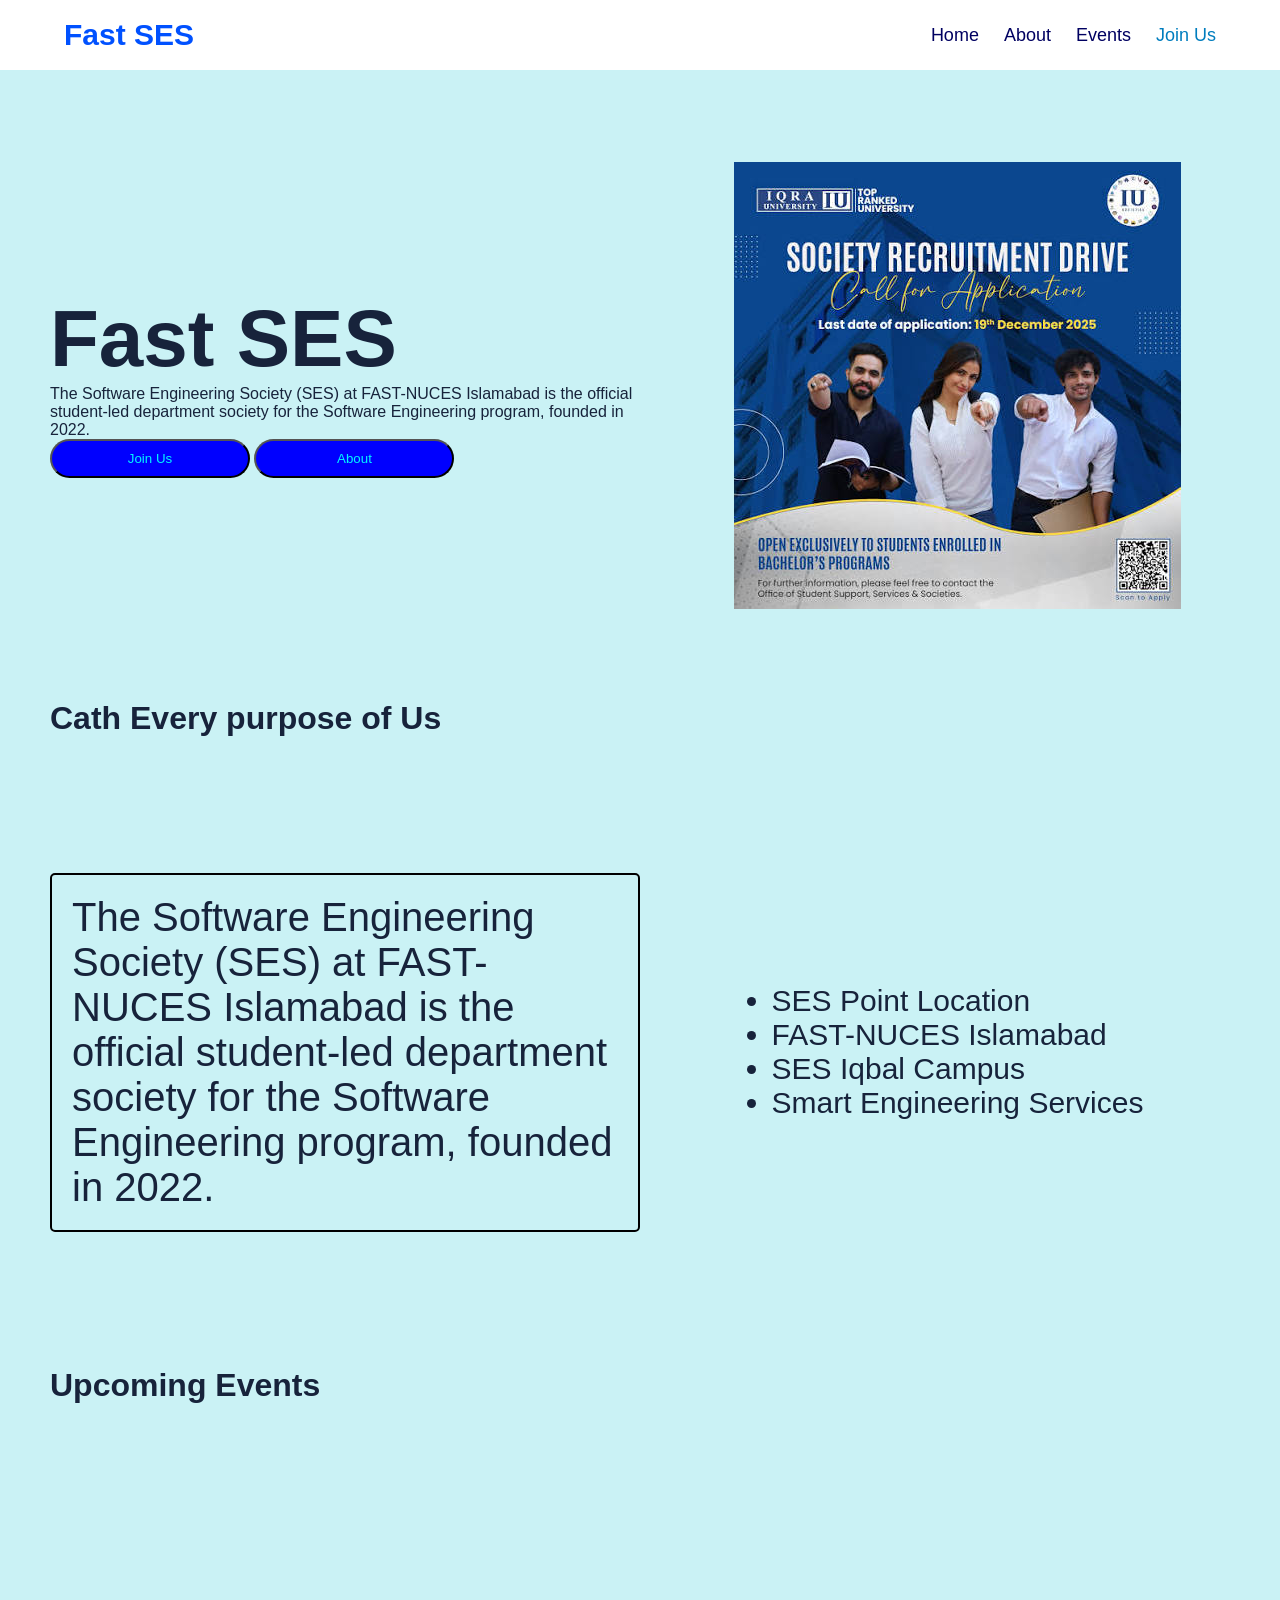
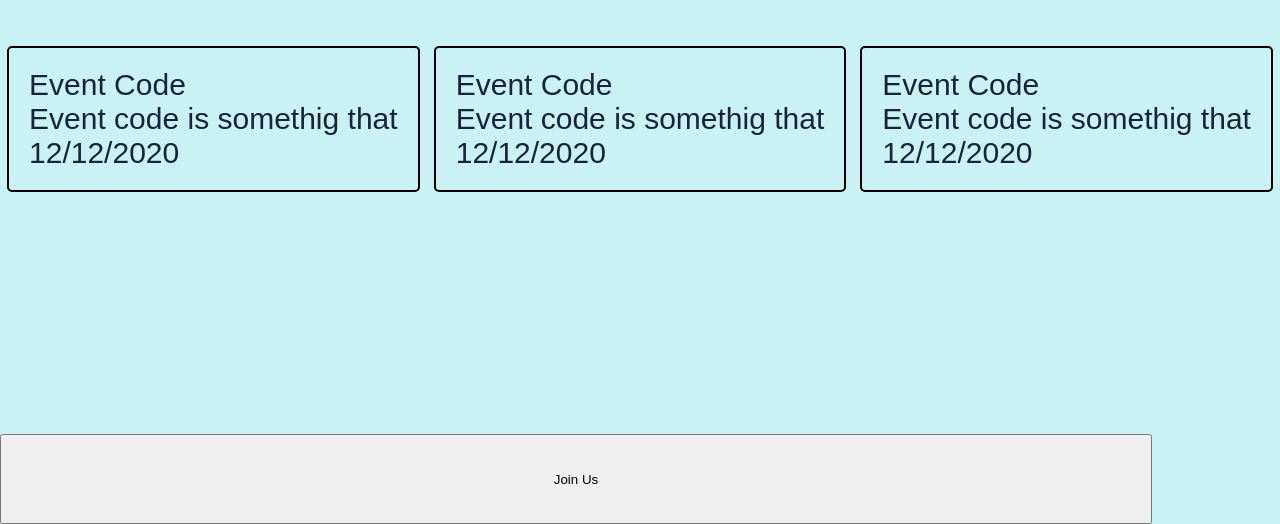
<file: index.html>
<!-- Sarfaraz Ahmed
26i-3237
Section E -->
<!DOCTYPE html>
<html lang="en">
<head>
    <meta charset="UTF-8">
    <meta name="viewport" content="width=device-width, initial-scale=1.0">
    <title>SES Recruitement</title>
    <link rel="stylesheet" href="style.css">
</head>
<body>
    <div class="nav">
        <div class="logo">
            <p>Fast SES</p>
        </div>

        <div class="links">
            <a href="index.html">Home</a>
            <a href="about.html">About</a>
            <a href="events.html">Events</a>
            <a href="join.html" class="active">Join Us</a>
        </div>
    </div>
    
    <div class="body">
        <div class="first">
            <h1>Fast SES</h1>
            <p>The Software Engineering Society (SES) at FAST-NUCES Islamabad is the official student-led department society for the Software Engineering program, founded in 2022.</p>
            <div class="sm">
                <button onclick="JoinUs()"></buttononclick>Join Us</button>
                <button onclick="About()"></buttononclick>About</button>
            </div>
        </div>
        <div class="second">
            <img src="./image.png" alt="" srcset="">
        </div>
    </div>
    <div>
            <h1 class="tit">
                Cath Every purpose of Us
            </h1>
            <div class="body">
                <div class="first">
                    <div class="containerfirst">
                        <p>The Software Engineering Society (SES) at FAST-NUCES Islamabad is the official student-led department society for the Software Engineering program, founded in 2022.</p>
                    </div>
                </div>
                <div class="second">
                    <ul>
                        <li>
                            SES Point Location
                        </li>
                        <li>
                            FAST-NUCES Islamabad
                        </li>
                        <li>
                            SES Iqbal Campus
                        </li>
                        <li>
                            Smart Engineering Services
                        </li>
                    </ul>
                </div>
            </div>
        </div>
        <div>
            <h1 class="tit">
                Upcoming Events
            </h1>
            <div class="body">
                <div class="something">
                    <div class="card">
                        <p>Event Code</p>
                        <p>Event code is somethig that</p>
                        <p>12/12/2020</p>
                    </div>
                    <div class="card">
                        <p>Event Code</p>
                        <p>Event code is somethig that</p>
                        <p>12/12/2020</p>
                    </div>
                    <div class="card">
                        <p>Event Code</p>
                        <p>Event code is somethig that</p>
                        <p>12/12/2020</p>
                    </div>
                </div>
            </div>
        </div>

        <button class="last" onclick="JoinUs()">Join Us</button>
<script>
  function JoinUs() {
    window.alert("You are Welcome");
  }
  function About() {
    window.alert("About is here");
  }
</script>

</body>
</html>
</file>
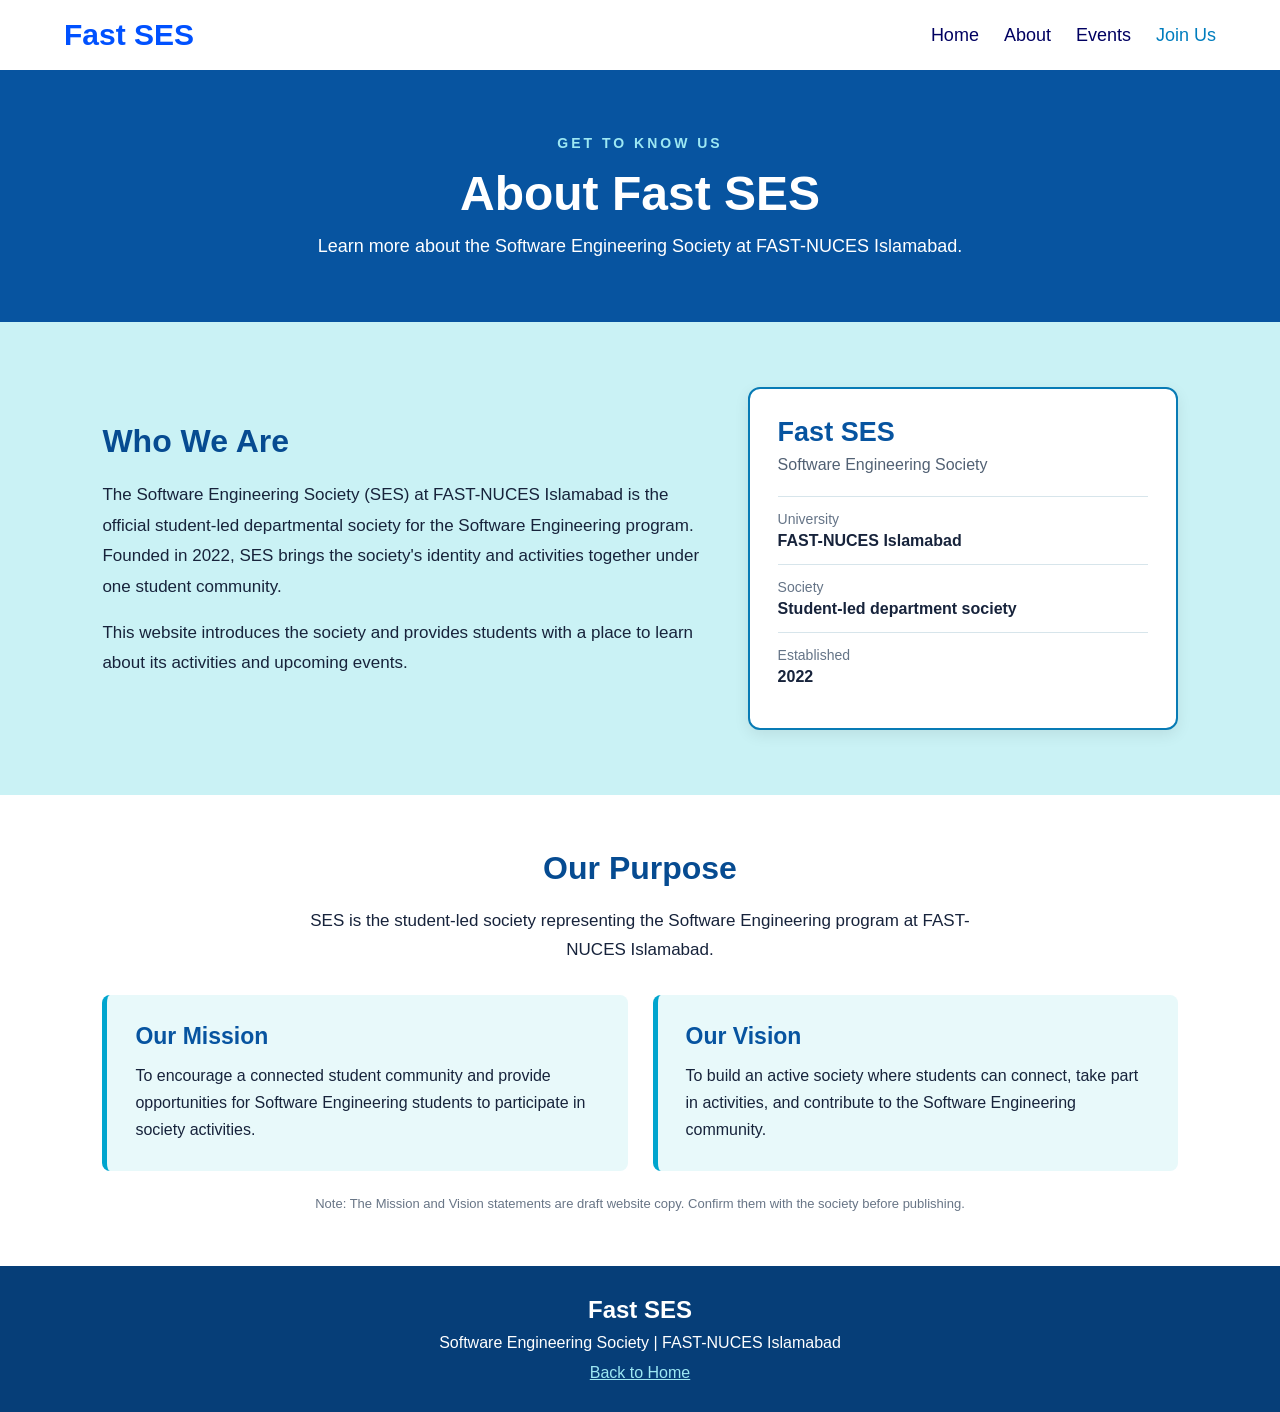
<file: about.html>
<!DOCTYPE html>
<html lang="en">
<head>
    <meta charset="UTF-8">
    <meta name="viewport" content="width=device-width, initial-scale=1.0">
    <title>About | Fast SES</title>
    <link rel="stylesheet" href="about.css">
</head>
<body>

    <!-- Navigation Bar -->
    <div class="nav">
        <div class="logo">
            <p>Fast SES</p>
        </div>

        <div class="links">
            <a href="index.html">Home</a>
            <a href="about.html">About</a>
            <a href="events.html">Events</a>
            <a href="join.html" class="active">Join Us</a>
        </div>
    </div>

    <!-- Page Heading -->
    <header class="page-header">
        <p class="small-heading">GET TO KNOW US</p>
        <h1>About Fast SES</h1>
        <p>
            Learn more about the Software Engineering Society
            at FAST-NUCES Islamabad.
        </p>
    </header>

    <!-- About Section -->
    <section class="about-section">
        <div class="about-text">
            <h2>Who We Are</h2>
            <p>
                The Software Engineering Society (SES) at FAST-NUCES
                Islamabad is the official student-led departmental society
                for the Software Engineering program. Founded in 2022,
                SES brings the society's identity and activities together
                under one student community.
            </p>
            <p>
                This website introduces the society and provides students
                with a place to learn about its activities and upcoming events.
            </p>
        </div>

        <div class="about-card">
            <h3>Fast SES</h3>
            <p class="card-description">Software Engineering Society</p>
            <div class="fact">
                <span>University</span>
                <strong>FAST-NUCES Islamabad</strong>
            </div>
            <div class="fact">
                <span>Society</span>
                <strong>Student-led department society</strong>
            </div>
            <div class="fact">
                <span>Established</span>
                <strong>2022</strong>
            </div>
        </div>
    </section>

    <!-- Mission and Vision -->
    <section class="purpose-section">
        <h2>Our Purpose</h2>
        <p class="section-intro">
            SES is the student-led society representing the Software
            Engineering program at FAST-NUCES Islamabad.
        </p>

        <div class="purpose-cards">
            <div class="purpose-card">
                <h3>Our Mission</h3>
                <p>
                    To encourage a connected student community and provide
                    opportunities for Software Engineering students to
                    participate in society activities.
                </p>
            </div>

            <div class="purpose-card">
                <h3>Our Vision</h3>
                <p>
                    To build an active society where students can connect,
                    take part in activities, and contribute to the
                    Software Engineering community.
                </p>
            </div>
        </div>
        <p class="note">
            Note: The Mission and Vision statements are draft website copy.
            Confirm them with the society before publishing.
        </p>
    </section>

    <!-- Footer -->
    <footer>
        <h2>Fast SES</h2>
        <p>Software Engineering Society | FAST-NUCES Islamabad</p>
        <a href="index.html">Back to Home</a>
    </footer>

</body>
</html>
</file>
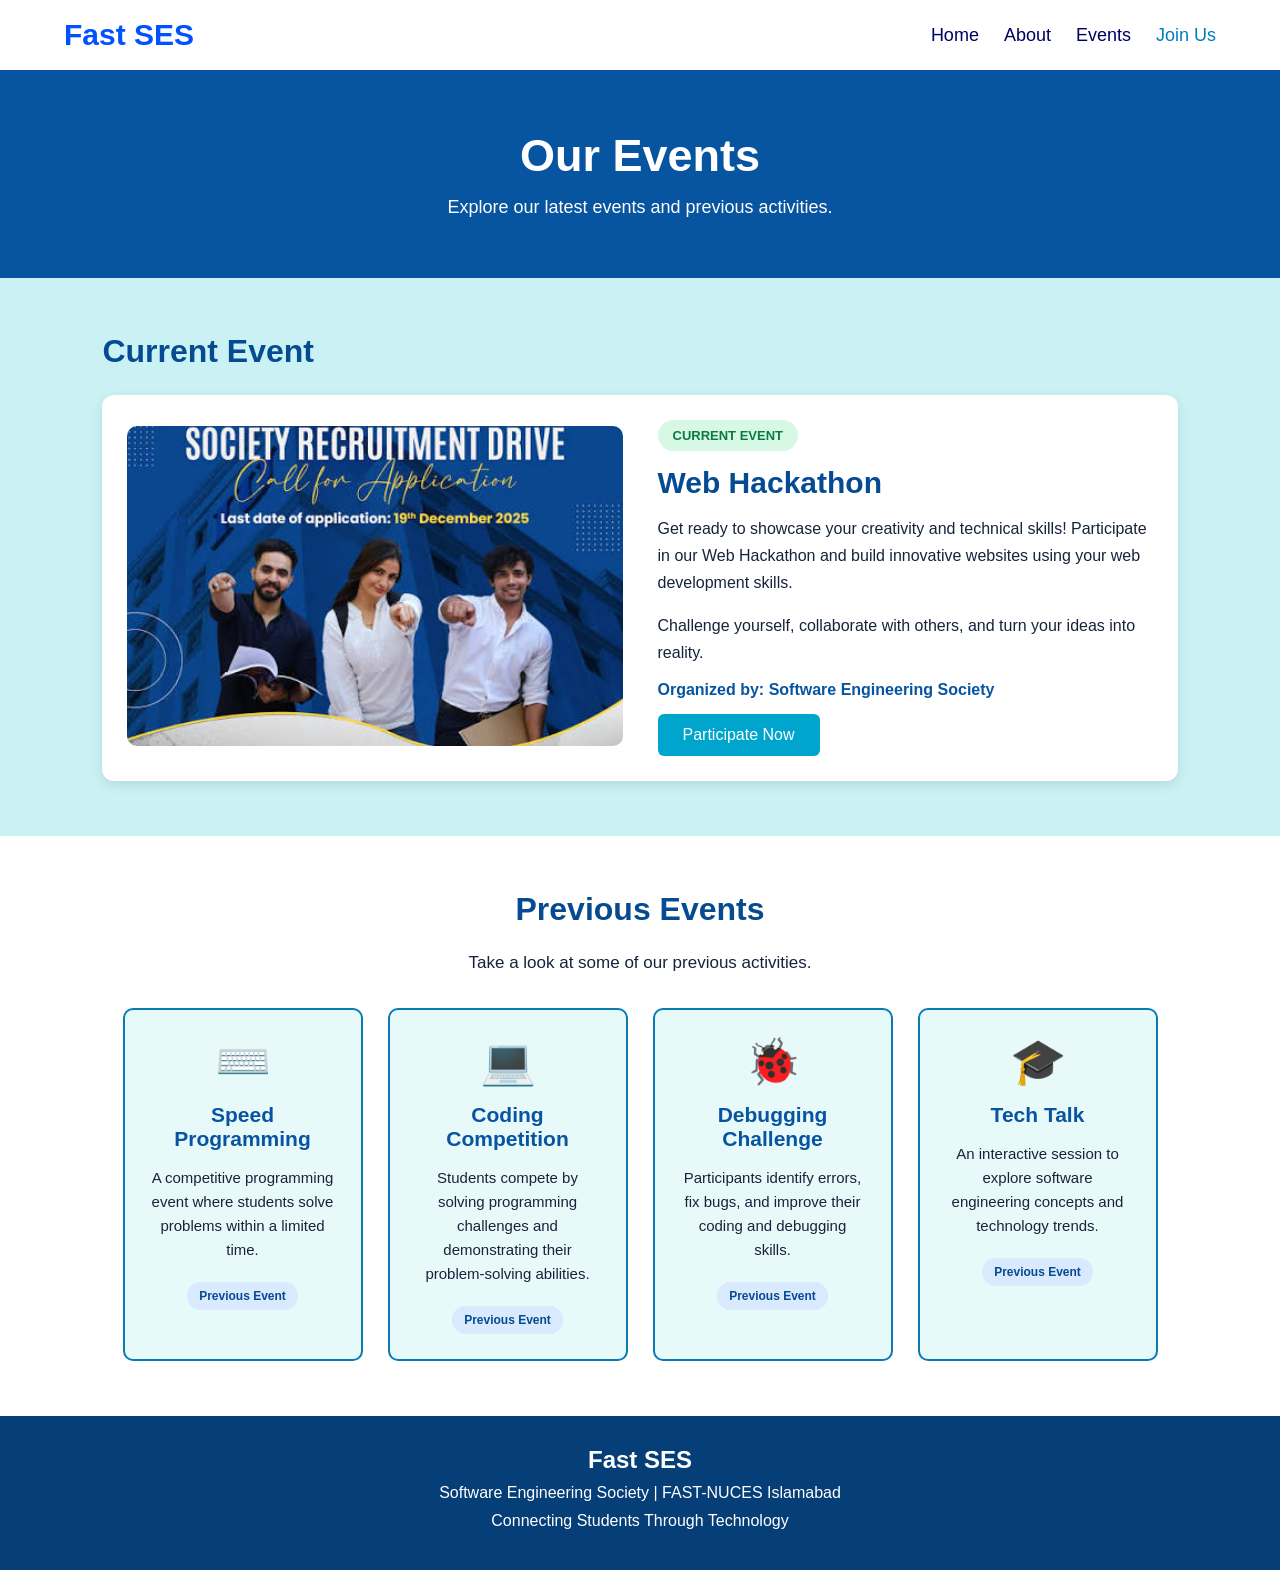
<file: events.html>
<!DOCTYPE html>
<html lang="en">
<head>
    <meta charset="UTF-8">
    <meta name="viewport" content="width=device-width, initial-scale=1.0">
    <title>Events | Fast SES</title>
    <link rel="stylesheet" href="events.css">
</head>
<body>

    <!-- Navigation Bar -->
    <div class="nav">
        <div class="logo">
            <p>Fast SES</p>
        </div>

        <div class="links">
            <a href="index.html">Home</a>
            <a href="about.html">About</a>
            <a href="events.html">Events</a>
            <a href="join.html" class="active">Join Us</a>
        </div>
    </div>

    <!-- Page Heading -->
    <div class="heading">
        <h1>Our Events</h1>
        <p>Explore our latest events and previous activities.</p>
    </div>

    <!-- Current Event -->
    <section class="current-event">
        <h2>Current Event</h2>

        <div class="event-main">
            <div class="event-image">
                <img src="image.png" alt="Web Hackathon">
            </div>

            <div class="event-info">
                <span class="status">CURRENT EVENT</span>
                <h2>Web Hackathon</h2>

                <p>
                    Get ready to showcase your creativity and technical
                    skills! Participate in our Web Hackathon and build
                    innovative websites using your web development skills.
                </p>

                <p>
                    Challenge yourself, collaborate with others, and
                    turn your ideas into reality.
                </p>

                <h4>Organized by: Software Engineering Society</h4>
                <button onclick="JoinEvent()">Participate Now</button>
            </div>
        </div>
    </section>

    <!-- Previous Events -->
    <section class="previous-events">

        <h2>Previous Events</h2>
        <p class="subheading">
            Take a look at some of our previous activities.
        </p>

        <div class="event-container">

            <div class="event-card">
                <div class="event-icon">⌨️</div>
                <h3>Speed Programming</h3>
                <p>
                    A competitive programming event where students
                    solve problems within a limited time.
                </p>
                <span>Previous Event</span>
            </div>

            <div class="event-card">
                <div class="event-icon">💻</div>
                <h3>Coding Competition</h3>
                <p>
                    Students compete by solving programming challenges
                    and demonstrating their problem-solving abilities.
                </p>
                <span>Previous Event</span>
            </div>

            <div class="event-card">
                <div class="event-icon">🐞</div>
                <h3>Debugging Challenge</h3>
                <p>
                    Participants identify errors, fix bugs, and improve
                    their coding and debugging skills.
                </p>
                <span>Previous Event</span>
            </div>

            <div class="event-card">
                <div class="event-icon">🎓</div>
                <h3>Tech Talk</h3>
                <p>
                    An interactive session to explore software
                    engineering concepts and technology trends.
                </p>
                <span>Previous Event</span>
            </div>

        </div>
    </section>

    <!-- Footer -->
    <footer>
        <h2>Fast SES</h2>
        <p>Software Engineering Society | FAST-NUCES Islamabad</p>
        <p>Connecting Students Through Technology</p>
    </footer>

    <script>
        function JoinEvent() {
            alert("Thank you for your interest in Web Hackathon!");
        }
    </script>

</body>
</html>
</file>
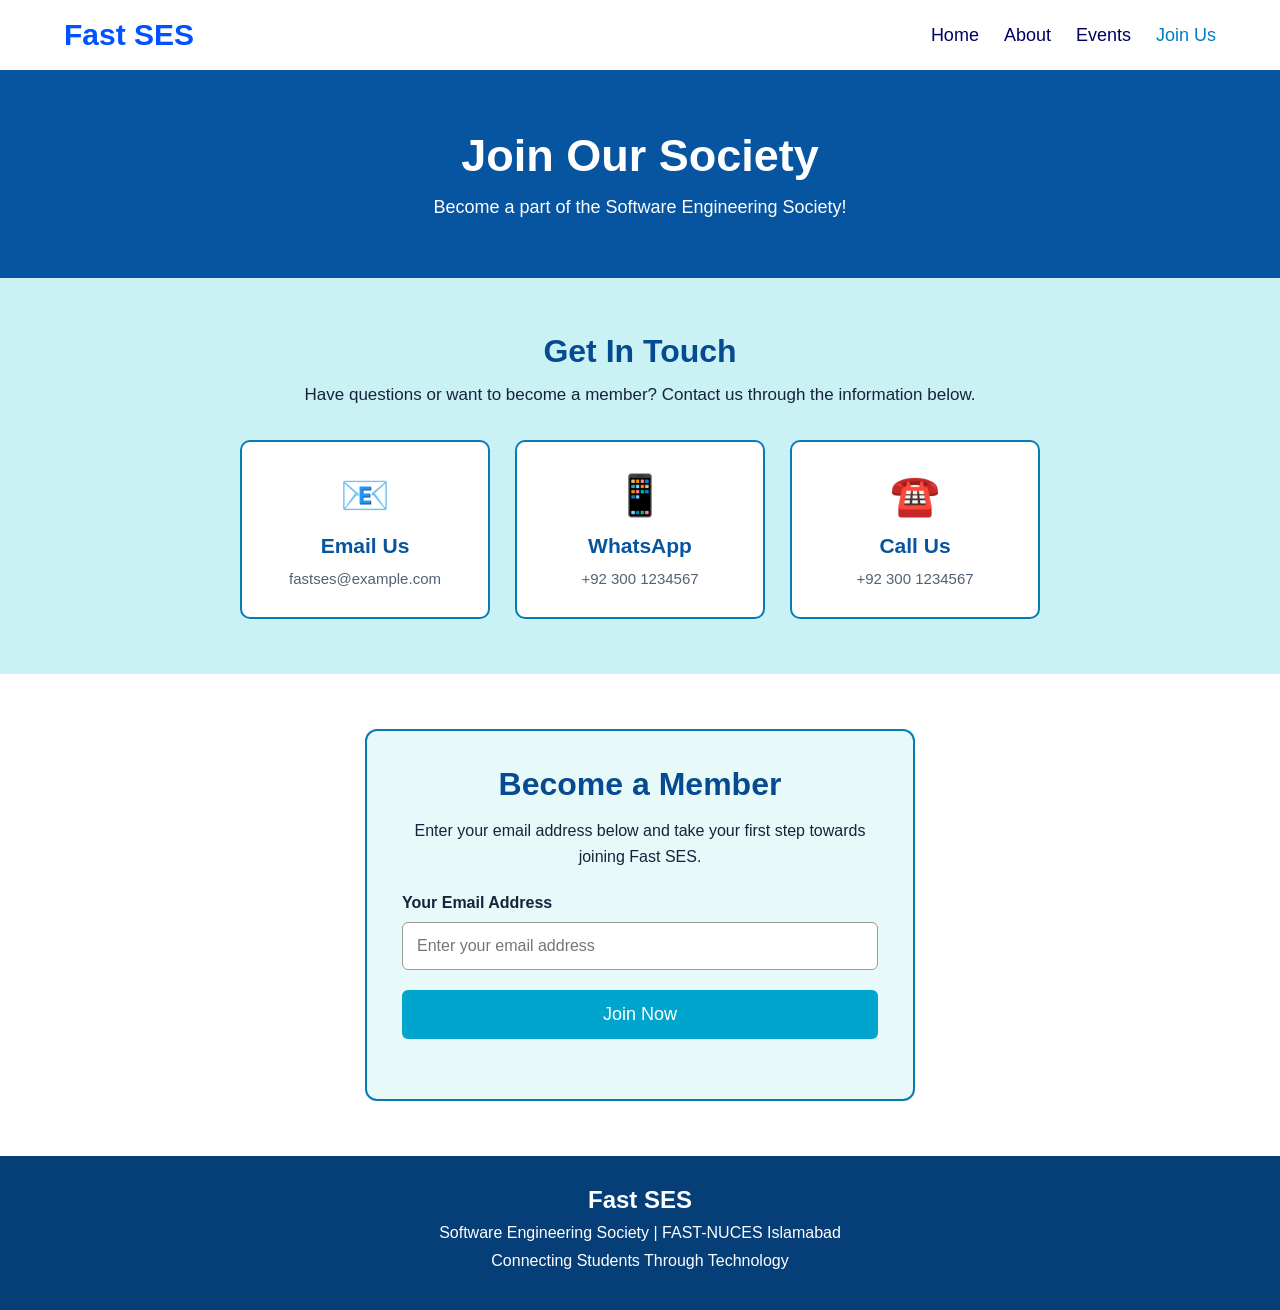
<file: join.html>
<!DOCTYPE html>
<html lang="en">
<head>
    <meta charset="UTF-8">
    <meta name="viewport" content="width=device-width, initial-scale=1.0">
    <title>Join Us | Fast SES</title>
    <link rel="stylesheet" href="join.css">
</head>
<body>

    <!-- Navigation Bar -->
    <div class="nav">
        <div class="logo">
            <p>Fast SES</p>
        </div>

        <div class="links">
            <a href="index.html">Home</a>
            <a href="about.html">About</a>
            <a href="events.html">Events</a>
            <a href="join.html" class="active">Join Us</a>
        </div>
    </div>

    <!-- Page Heading -->
    <div class="heading">
        <h1>Join Our Society</h1>
        <p>Become a part of the Software Engineering Society!</p>
    </div>

    <!-- Contact Information -->
    <section class="contact-section">

        <h2>Get In Touch</h2>
        <p class="intro">
            Have questions or want to become a member?
            Contact us through the information below.
        </p>

        <div class="contact-container">

            <div class="contact-card">
                <div class="contact-icon">📧</div>
                <h3>Email Us</h3>
                <p>fastses@example.com</p>
            </div>

            <div class="contact-card">
                <div class="contact-icon">📱</div>
                <h3>WhatsApp</h3>
                <p>+92 300 1234567</p>
            </div>

            <div class="contact-card">
                <div class="contact-icon">☎️</div>
                <h3>Call Us</h3>
                <p>+92 300 1234567</p>
            </div>

        </div>

    </section>

    <!-- Join Form -->
    <section class="join-section">

        <div class="form-container">

            <h2>Become a Member</h2>

            <p>
                Enter your email address below and take your
                first step towards joining Fast SES.
            </p>

            <form id="joinForm">

                <label for="email">Your Email Address</label>

                <input
                    type="email"
                    id="email"
                    name="email"
                    placeholder="Enter your email address"
                    required
                >

                <button type="submit">Join Now</button>

            </form>

            <p onclick="JoinUs()"></p>

        </div>

    </section>

    <!-- Footer -->
    <footer>
        <h2>Fast SES</h2>
        <p>Software Engineering Society | FAST-NUCES Islamabad</p>
        <p>Connecting Students Through Technology</p>
    </footer>

    <!-- JavaScript -->
    <script>

        function JoinUs(){
            alert("Thank you for your interest");

        };

    </script>

</body>
</html>
</file>
<file: style.css>
* {
    margin: 0;
    padding: 0;
    box-sizing: border-box;
}

body {
    background-color: rgb(202, 242, 245);
    font-family: Arial, sans-serif;
    color: #17233b;
}

/* Navigation Bar */
.nav {
    display: flex;
    justify-content: space-between;
    align-items: center;
    padding: 18px 5%;
    background-color: white;
}

.logo p {
    color: rgb(0, 81, 255);
    font-size: 30px;
    font-weight: bold;
}

.links {
    display: flex;
    gap: 25px;
}

.links a {
    color: rgb(0, 0, 97);
    font-size: 18px;
    text-decoration: none;
}

.links a:hover,
.links a.active {
    color: rgb(0, 125, 190);
}

.body{
    display: flex;
    width: 100vw;
    height: 70vh;
    justify-content: space-between;
    align-items: center;
}

.body .first{
    width: 50vw;
    padding-left: 50px;
    justify-content: center;
    align-items: center;
}

.body .first h1{
    font-size: 80px;
    
}

.body .second {
    display: flex;
    width: 50vw;
    padding-right: 5px;
    justify-content: center;
    align-items: center;
}
.body .first button{
    padding: 10px;
    color: rgb(0, 247, 255);
    background-color: blue;
    width: 200px;
    border-radius: 20px;
}


.containerfirst{
    border-color: blue;
    border: 2px solid black;
    border-radius: 5px;
    padding: 20px;
    font-size: 40px;
}
ul{
    font-size: 30px;
}

.tit{
    margin-left: 50px;
}
.something{
    width: 100dvw;
    display: flex;
    justify-content: space-around;

}
.something .card
{
    border-color: blue;
    border: 2px solid black;
    border-radius: 5px;
    padding: 20px;
    font-size: 30px;
}

.last{
    width: 90vw;
    height: 90px;
}
</file>
<file: about.css>
* {
    margin: 0;
    padding: 0;
    box-sizing: border-box;
}

body {
    background-color: rgb(202, 242, 245);
    font-family: Arial, sans-serif;
    color: #17233b;
}

/* Navigation Bar */
.nav {
    display: flex;
    justify-content: space-between;
    align-items: center;
    padding: 18px 5%;
    background-color: white;
}

.logo p {
    color: rgb(0, 81, 255);
    font-size: 30px;
    font-weight: bold;
}

.links {
    display: flex;
    gap: 25px;
}

.links a {
    color: rgb(0, 0, 97);
    font-size: 18px;
    text-decoration: none;
}

.links a:hover,
.links a.active {
    color: rgb(0, 125, 190);
}
/* Page Heading */
.page-header {
    text-align: center;
    padding: 65px 20px;
    background-color: #0754a0;
    color: white;
}

.small-heading {
    color: #9de8f3;
    letter-spacing: 3px;
    font-size: 14px;
    font-weight: bold;
}

.page-header h1 {
    font-size: 48px;
    margin: 15px 0;
}

.page-header p:last-child {
    font-size: 18px;
}

/* About Section */
.about-section {
    display: flex;
    justify-content: space-between;
    align-items: center;
    gap: 40px;
    padding: 65px 8%;
}

.about-text {
    flex: 1;
}

.about-text h2,
.purpose-section h2 {
    color: #064b91;
    font-size: 32px;
    margin-bottom: 20px;
}

.about-text p {
    font-size: 17px;
    line-height: 1.8;
    margin-bottom: 15px;
}

.about-card {
    flex: 1;
    max-width: 430px;
    background-color: white;
    border: 2px solid #087bb5;
    border-radius: 12px;
    padding: 28px;
    box-shadow: 0 5px 15px rgba(0, 0, 0, 0.08);
}

.about-card h3 {
    color: #0754a0;
    font-size: 27px;
}

.card-description {
    color: #526174;
    margin: 8px 0 22px;
}

.fact {
    padding: 14px 0;
    border-top: 1px solid #d7e5eb;
}

.fact span {
    display: block;
    color: #657487;
    font-size: 14px;
    margin-bottom: 5px;
}

.fact strong {
    font-size: 16px;
}

/* Mission and Vision */
.purpose-section {
    padding: 55px 8%;
    background-color: white;
    text-align: center;
}

.section-intro {
    max-width: 700px;
    margin: 0 auto 30px;
    line-height: 1.7;
    font-size: 17px;
}

.purpose-cards {
    display: flex;
    gap: 25px;
    justify-content: center;
    text-align: left;
}

.purpose-card {
    flex: 1;
    padding: 28px;
    background-color: rgb(232, 249, 250);
    border-left: 5px solid rgb(0, 165, 206);
    border-radius: 8px;
}

.purpose-card h3 {
    color: #0754a0;
    font-size: 23px;
    margin-bottom: 12px;
}

.purpose-card p {
    font-size: 16px;
    line-height: 1.7;
}

.note {
    margin-top: 25px;
    color: #687586;
    font-size: 13px;
}

/* Footer */
footer {
    padding: 30px 15px;
    text-align: center;
    background-color: #063e78;
    color: white;
}

footer h2 {
    margin-bottom: 10px;
}

footer p {
    margin-bottom: 12px;
}

footer a {
    color: #9de8f3;
}

/* Responsive Design */
@media (max-width: 750px) {
    .nav {
        flex-direction: column;
        gap: 18px;
    }

    .links {
        gap: 18px;
    }

    .page-header h1 {
        font-size: 36px;
    }

    .about-section,
    .purpose-cards {
        flex-direction: column;
    }

    .about-card {
        max-width: 100%;
        width: 100%;
    }
}
</file>
<file: events.css>
* {
    margin: 0;
    padding: 0;
    box-sizing: border-box;
}

body {
    background-color: rgb(202, 242, 245);
    font-family: Arial, sans-serif;
    color: #17233b;
}

/* Navigation Bar */
.nav {
    display: flex;
    justify-content: space-between;
    align-items: center;
    padding: 18px 5%;
    background-color: white;
}

.logo p {
    color: rgb(0, 81, 255);
    font-size: 30px;
    font-weight: bold;
}

.links {
    display: flex;
    gap: 25px;
}

.links a {
    color: rgb(0, 0, 97);
    font-size: 18px;
    text-decoration: none;
}

.links a:hover,
.links a.active {
    color: rgb(0, 125, 190);
}

/* Heading */
.heading {
    text-align: center;
    padding: 60px 20px;
    background-color: #0754a0;
    color: white;
}

.heading h1 {
    font-size: 45px;
    margin-bottom: 15px;
}

.heading p {
    font-size: 18px;
}

/* Current Event */
.current-event {
    padding: 55px 8%;
}

.current-event h2,
.previous-events h2 {
    color: #064b91;
    font-size: 32px;
    margin-bottom: 25px;
}

.event-main {
    display: flex;
    align-items: center;
    gap: 35px;
    background-color: white;
    padding: 25px;
    border-radius: 12px;
    box-shadow: 0 4px 12px rgba(0,0,0,0.1);
}

.event-image {
    flex: 1;
}

.event-image img {
    width: 100%;
    height: 320px;
    object-fit: cover;
    border-radius: 10px;
}

.event-info {
    flex: 1;
}

.status {
    display: inline-block;
    background-color: #d6f8e4;
    color: #087b42;
    padding: 8px 15px;
    border-radius: 20px;
    font-size: 13px;
    font-weight: bold;
}

.event-info h2 {
    margin-top: 15px;
    margin-bottom: 15px;
    font-size: 30px;
}

.event-info p {
    font-size: 16px;
    line-height: 1.7;
    margin-bottom: 15px;
}

.event-info h4 {
    margin: 15px 0;
    color: #0754a0;
}

.event-info button {
    background-color: rgb(0, 165, 206);
    color: white;
    border: none;
    padding: 12px 25px;
    border-radius: 6px;
    font-size: 16px;
    cursor: pointer;
}

.event-info button:hover {
    background-color: #0754a0;
}

/* Previous Events */
.previous-events {
    padding: 55px 8%;
    background-color: white;
    text-align: center;
}

.subheading {
    font-size: 17px;
    margin-bottom: 35px;
}

.event-container {
    display: flex;
    justify-content: center;
    flex-wrap: wrap;
    gap: 25px;
}

.event-card {
    width: 240px;
    padding: 25px;
    background-color: rgb(232, 249, 250);
    border: 2px solid #087bb5;
    border-radius: 10px;
    text-align: center;
    transition: 0.3s;
}

.event-card:hover {
    transform: translateY(-7px);
    box-shadow: 0 5px 15px rgba(0,0,0,0.15);
}

.event-icon {
    font-size: 45px;
    margin-bottom: 15px;
}

.event-card h3 {
    color: #0754a0;
    font-size: 21px;
    margin-bottom: 15px;
}

.event-card p {
    font-size: 15px;
    line-height: 1.6;
    margin-bottom: 20px;
}

.event-card span {
    display: inline-block;
    background-color: #d9eaff;
    color: #064b91;
    padding: 7px 12px;
    border-radius: 15px;
    font-size: 12px;
    font-weight: bold;
}

/* Footer */
footer {
    padding: 30px 15px;
    text-align: center;
    background-color: #063e78;
    color: white;
}

footer h2 {
    margin-bottom: 10px;
}

footer p {
    margin-bottom: 10px;
}

/* Responsive Design */
@media (max-width: 750px) {

    .nav {
        flex-direction: column;
        gap: 18px;
    }

    .links {
        gap: 18px;
    }

    .event-main {
        flex-direction: column;
    }

    .event-image,
    .event-info {
        width: 100%;
    }

    .event-image img {
        height: 230px;
    }

    .event-card {
        width: 100%;
    }

    .heading h1 {
        font-size: 35px;
    }
}
</file>
<file: join.css>
* {
    margin: 0;
    padding: 0;
    box-sizing: border-box;
}

body {
    background-color: rgb(202, 242, 245);
    font-family: Arial, sans-serif;
    color: #17233b;
}

/* Navigation Bar */
.nav {
    display: flex;
    justify-content: space-between;
    align-items: center;
    padding: 18px 5%;
    background-color: white;
}

.logo p {
    color: rgb(0, 81, 255);
    font-size: 30px;
    font-weight: bold;
}

.links {
    display: flex;
    gap: 25px;
}

.links a {
    color: rgb(0, 0, 97);
    font-size: 18px;
    text-decoration: none;
}

.links a:hover,
.links a.active {
    color: rgb(0, 125, 190);
}

/* Page Heading */
.heading {
    text-align: center;
    padding: 60px 20px;
    background-color: #0754a0;
    color: white;
}

.heading h1 {
    font-size: 45px;
    margin-bottom: 15px;
}

.heading p {
    font-size: 18px;
}

/* Contact Section */
.contact-section {
    padding: 55px 8%;
    text-align: center;
}

.contact-section h2,
.form-container h2 {
    color: #064b91;
    font-size: 32px;
    margin-bottom: 15px;
}

.intro {
    font-size: 17px;
    margin-bottom: 35px;
}

.contact-container {
    display: flex;
    justify-content: center;
    gap: 25px;
    flex-wrap: wrap;
}

.contact-card {
    background-color: white;
    border: 2px solid #087bb5;
    border-radius: 10px;
    padding: 30px 20px;
    width: 250px;
    transition: 0.3s;
}

.contact-card:hover {
    transform: translateY(-5px);
    box-shadow: 0 5px 15px rgba(0,0,0,0.12);
}

.contact-icon {
    font-size: 40px;
    margin-bottom: 15px;
}

.contact-card h3 {
    color: #0754a0;
    margin-bottom: 12px;
    font-size: 21px;
}

.contact-card p {
    font-size: 15px;
    color: #526174;
}

/* Join Form Section */
.join-section {
    padding: 55px 20px;
    background-color: white;
    display: flex;
    justify-content: center;
}

.form-container {
    width: 100%;
    max-width: 550px;
    padding: 35px;
    background-color: rgb(232, 249, 250);
    border: 2px solid #087bb5;
    border-radius: 12px;
    text-align: center;
}

.form-container > p {
    font-size: 16px;
    line-height: 1.6;
    margin-bottom: 25px;
}

form {
    display: flex;
    flex-direction: column;
    text-align: left;
}

form label {
    font-size: 16px;
    font-weight: bold;
    margin-bottom: 10px;
}

form input {
    padding: 14px;
    font-size: 16px;
    border: 1px solid #999;
    border-radius: 6px;
    margin-bottom: 20px;
    outline: none;
}

form input:focus {
    border-color: #087bb5;
}

form button {
    padding: 14px;
    background-color: rgb(0, 165, 206);
    color: white;
    font-size: 18px;
    border: none;
    border-radius: 6px;
    cursor: pointer;
}

form button:hover {
    background-color: #0754a0;
}

#message {
    margin-top: 20px;
    color: #087b42;
    font-weight: bold;
    font-size: 15px;
}

/* Footer */
footer {
    padding: 30px 15px;
    text-align: center;
    background-color: #063e78;
    color: white;
}

footer h2 {
    margin-bottom: 10px;
}

footer p {
    margin-bottom: 10px;
}

/* Responsive Design */
@media (max-width: 750px) {

    .nav {
        flex-direction: column;
        gap: 20px;
    }

    .links {
        flex-wrap: wrap;
        justify-content: center;
        gap: 15px;
    }

    .heading h1 {
        font-size: 35px;
    }

    .contact-card {
        width: 100%;
    }

    .form-container {
        padding: 25px 18px;
    }
}
</file>
